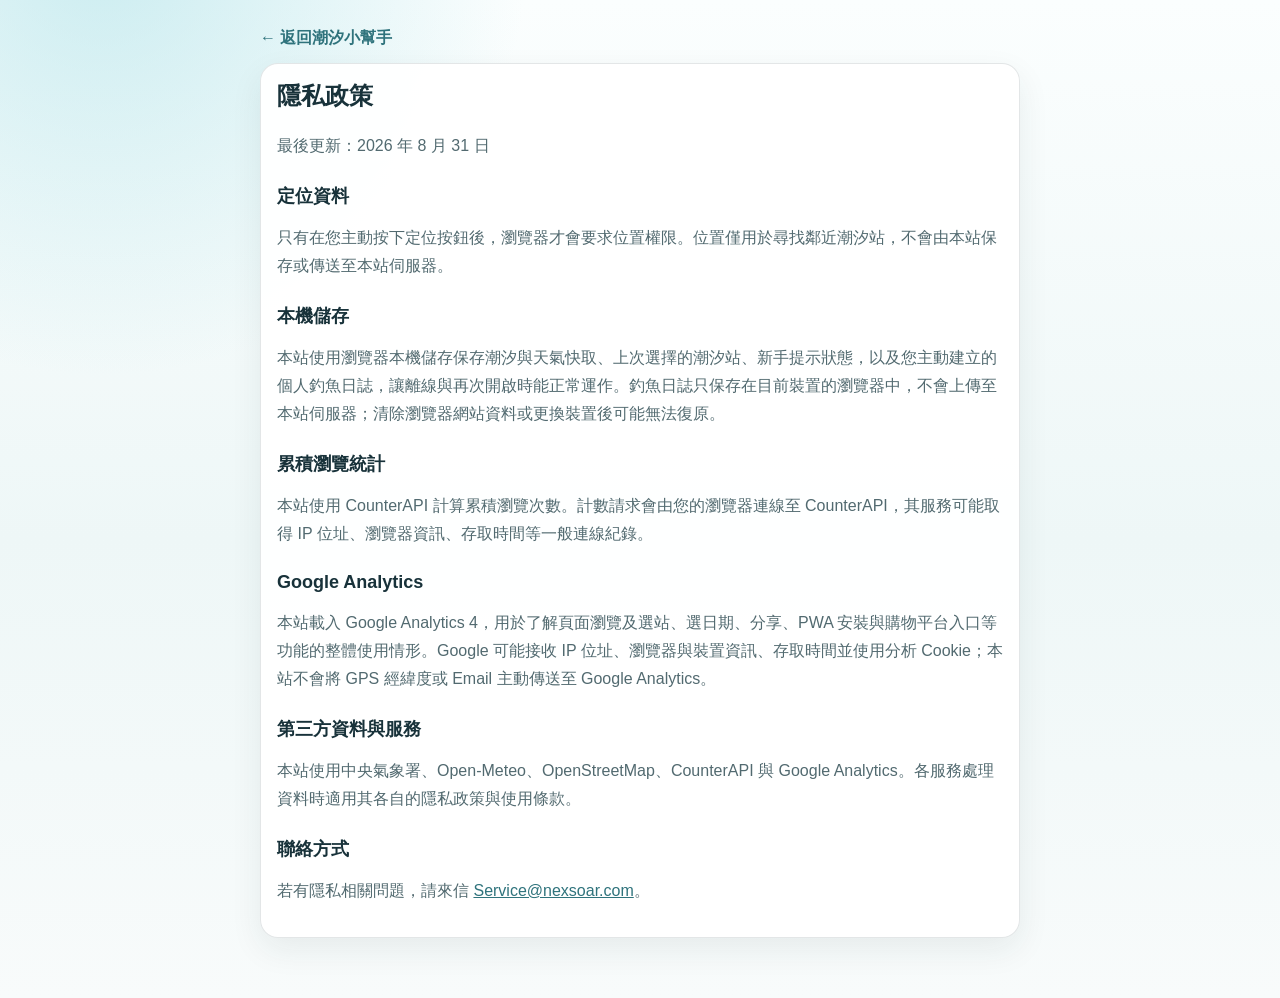
<file: privacy.html>
<!DOCTYPE html>
<html lang="zh-Hant">
<head>
<meta charset="UTF-8">
<meta name="viewport" content="width=device-width, initial-scale=1">
<title>隱私政策｜潮汐小幫手</title>
<meta name="theme-color" content="#A4DEE5">
<link rel="stylesheet" href="css/app.css">
<link rel="stylesheet" href="css/components.css">
<link rel="stylesheet" href="css/mobile.css">
</head>
<body>
<main class="privacy-page">
  <a class="privacy-back" href="./">← 返回潮汐小幫手</a>
  <article class="card privacy-card">
    <h1>隱私政策</h1>
    <p>最後更新：2026 年 8 月 31 日</p>
    <h2>定位資料</h2>
    <p>只有在您主動按下定位按鈕後，瀏覽器才會要求位置權限。位置僅用於尋找鄰近潮汐站，不會由本站保存或傳送至本站伺服器。</p>
    <h2>本機儲存</h2>
    <p>本站使用瀏覽器本機儲存保存潮汐與天氣快取、上次選擇的潮汐站、新手提示狀態，以及您主動建立的個人釣魚日誌，讓離線與再次開啟時能正常運作。釣魚日誌只保存在目前裝置的瀏覽器中，不會上傳至本站伺服器；清除瀏覽器網站資料或更換裝置後可能無法復原。</p>
    <h2>累積瀏覽統計</h2>
    <p>本站使用 CounterAPI 計算累積瀏覽次數。計數請求會由您的瀏覽器連線至 CounterAPI，其服務可能取得 IP 位址、瀏覽器資訊、存取時間等一般連線紀錄。</p>
    <h2>Google Analytics</h2>
    <p>本站載入 Google Analytics 4，用於了解頁面瀏覽及選站、選日期、分享、PWA 安裝與購物平台入口等功能的整體使用情形。Google 可能接收 IP 位址、瀏覽器與裝置資訊、存取時間並使用分析 Cookie；本站不會將 GPS 經緯度或 Email 主動傳送至 Google Analytics。</p>
    <h2>第三方資料與服務</h2>
    <p>本站使用中央氣象署、Open-Meteo、OpenStreetMap、CounterAPI 與 Google Analytics。各服務處理資料時適用其各自的隱私政策與使用條款。</p>
    <h2>聯絡方式</h2>
    <p>若有隱私相關問題，請來信 <a href="mailto:Service@nexsoar.com">Service@nexsoar.com</a>。</p>
  </article>
</main>
<script type="module" src="js/analytics.js"></script>
</body>
</html>
</file>
<file: css/app.css>
:root {
    --bg:#f7fbfb;
    --card:#ffffff;
    --card2:#eef7f7;
    --line:rgba(24,50,58,.14);
    --text:#18323a;
    --muted:#526a70;
    --blue:#2f737c;
    --cyan:#a4dee5;
    --green:#70d8b2;
    --orange:#ffb35c;
    --yellow:#ffd56a;
    --brand:#a4dee5;
    --brand-soft:#e8f7f8;
    --brand-deep:#2f737c;
    --ink:#18323a;
    --sand:#f4eee3;
    --shadow:0 14px 36px rgba(24,50,58,.10);
  }

* { box-sizing:border-box; }

html,body {
    margin:0;
    background:
      radial-gradient(circle at top, rgba(164,222,229,.46), transparent 30%),
      linear-gradient(180deg, #f7fbfb, #edf7f7 55%, #f8fcfc);
    color:var(--text);
    font-family:-apple-system,BlinkMacSystemFont,"Segoe UI","Noto Sans TC","PingFang TC",Arial,sans-serif;
  }

label { display:block; font-size:12px; color:var(--muted); margin-bottom:6px; }

input, select, textarea, button {
    width:100%; border:none; outline:none; border-radius:14px; padding:12px 14px; font-size:15px;
  }

input, select, textarea {
    color:var(--text); background:#fff; border:1px solid var(--line);
  }

textarea { width:100%; resize:vertical; font:inherit; }

button { font-weight:700; cursor:pointer; }

canvas {
    width:100%; height:100%; display:block; border-radius:16px;
    cursor:grab; touch-action:pan-y; user-select:none; -webkit-user-select:none;
    overscroll-behavior-x:contain;
    background:linear-gradient(180deg, #18323a, #10272e);
  }

canvas.is-dragging { cursor:grabbing; }

table { width:100%; border-collapse:collapse; font-size:14px; }

th, td {
    padding:12px 10px; text-align:left; border-bottom:1px solid var(--line); vertical-align:top;
  }

th { color:var(--text); font-size:13px; }

td { color:var(--text); }

tr:hover td { background:rgba(255,255,255,.03); }

details { margin-top:12px; }

pre {
    margin:0; background:#07101d; border:1px solid var(--line); border-radius:16px; padding:14px;
    overflow:auto; max-height:340px; color:#d8e7ff; font-size:12px; line-height:1.5;
  }

:root{
    --surface:#0d1a2b;--surface-2:#13243a;--surface-3:#19304d;
    --accent:#58c7ff;--accent-2:#6ee7d8;--danger:#ff8d8d;
  }

body{padding-bottom:0;background:radial-gradient(circle at 12% -5%,rgba(88,199,255,.19),transparent 28%),linear-gradient(180deg,#06101c 0%,#091522 55%,#07111d 100%)}
</file>
<file: css/components.css>
.panel {
    background:linear-gradient(180deg, rgba(255,255,255,.045), rgba(255,255,255,.02));
    border:1px solid var(--line);
    border-radius:24px;
    box-shadow:var(--shadow);
    backdrop-filter: blur(6px);
  }

.side { padding:14px; position:sticky; top:12px; align-self:start; }

.main { padding:14px; }

.section-title {
    display:flex; align-items:center; justify-content:space-between; gap:10px; margin:0 0 10px;
  }

.section-title h2 { margin:0; font-size:17px; }

.mini { font-size:12px; color:var(--muted); }

.field { margin-bottom:12px; }

input[type="date"]{
    display:block;
    width:100%;
    max-width:100%;
    min-width:0;
    -webkit-appearance:none;
    appearance:none;
  }

.field input, .field select{
    width:100%;
    max-width:100%;
    min-width:0;
  }

.btn-primary {
    color:white; background:linear-gradient(180deg, #43b2ff, #1488ff); box-shadow:0 12px 24px rgba(20,136,255,.24);
  }

.btn-secondary {
    color:var(--text); background:#21324f; border:1px solid var(--line);
  }

.chip {
    border:1px solid var(--line); background:#15243b; color:var(--text); border-radius:999px;
    padding:9px 12px; font-size:13px; width:auto;
  }

.chip.active {
    background:linear-gradient(180deg, rgba(70,178,255,.25), rgba(70,178,255,.12));
    border-color:rgba(118,224,255,.35); color:#dcf5ff;
  }

.status {
    white-space:pre-wrap; margin-top:10px; background:rgba(70,178,255,.08); border:1px solid rgba(70,178,255,.18);
    color:#d9efff; border-radius:14px; padding:12px 14px; font-size:13px; line-height:1.55;
  }

.status.err {
    background:rgba(255,141,141,.08); border-color:rgba(255,141,141,.18); color:#ffd6d6;
  }

.next-tide-card { display:flex; flex-direction:column; gap:10px; }

.next-primary { display:flex; align-items:flex-end; justify-content:space-between; gap:12px; padding-bottom:10px; border-bottom:1px solid var(--line); }

.next-primary-main { min-width:0; }

.next-event-line { display:flex; align-items:baseline; gap:10px; flex-wrap:wrap; }

.next-event-type { font-size:clamp(22px,3vw,29px); font-weight:800; }

.next-event-time { font-size:18px; font-weight:800; color:var(--cyan); }

.next-event-date { margin-top:5px; color:var(--muted); font-size:12px; }

.next-mini { background:rgba(255,255,255,.035); border:1px solid var(--line); border-radius:14px; padding:10px 12px; }

.next-mini-label { color:var(--muted); font-size:12px; margin-bottom:5px; }

.next-mini-value { font-size:20px; font-weight:800; line-height:1.2; }

.next-mini-meta { margin-top:4px; color:var(--muted); font-size:11px; line-height:1.4; }

.card {
    background:linear-gradient(180deg, rgba(255,255,255,.05), rgba(255,255,255,.025));
    border:1px solid var(--line); border-radius:20px; padding:14px;
  }

.k { color:var(--muted); font-size:12px; margin-bottom:8px; }

.v { font-size:clamp(22px, 3vw, 29px); font-weight:800; line-height:1.18; }

.m { margin-top:8px; color:var(--muted); font-size:13px; line-height:1.55; }

.trend { display:flex; align-items:center; gap:10px; }

.trend-dot {
    width:12px; height:12px; border-radius:50%; background:var(--green); box-shadow:0 0 0 6px rgba(112,216,178,.12);
    flex:0 0 auto;
  }

.trend-dot.falling { background:var(--orange); box-shadow:0 0 0 6px rgba(255,179,92,.12); }

.trend-dot.flat { background:var(--cyan); box-shadow:0 0 0 6px rgba(118,224,255,.12); }

.chart-wrap { position:relative; height:320px; }

#map { height:320px; border-radius:16px; overflow:hidden; }

.pill {
    display:inline-flex; align-items:center; gap:8px; background:#15243b; border:1px solid var(--line);
    border-radius:999px; padding:8px 12px; color:var(--text); font-size:13px;
  }

.tag {
    display:inline-block; padding:5px 10px; border-radius:999px; font-size:12px;
    background:rgba(70,178,255,.12); color:#d7f1ff; border:1px solid rgba(118,224,255,.16);
  }

.table-wrap { overflow:auto; border-radius:18px; }

.legend {
    display:flex; gap:12px; flex-wrap:wrap; color:var(--muted); font-size:12px; margin-top:8px;
  }

.legend span { display:inline-flex; align-items:center; gap:6px; }

.line-mark { width:18px; height:3px; border-radius:3px; background:var(--blue); }

.dot-mark { width:9px; height:9px; border-radius:50%; background:var(--orange); }

.footer-note { margin-top:12px; color:var(--muted); font-size:12px; line-height:1.65; }

.golden-zone-mark {
    width:18px; height:10px; border-radius:3px;
    background:rgba(255,213,106,.28); border:1px solid rgba(255,213,106,.85);
  }

.hero-info { margin-bottom:0; }

.hero-info .toolbar-left { width:100%; }

.footer-brand { color:var(--text); font-size:16px; font-weight:800; margin-bottom:12px; }

.footer-contact { margin:10px 0 7px; font-size:13px; }

.footer-contact a { color:#9edcff; text-decoration:none; }

.footer-contact a:hover { text-decoration:underline; }

.shareyouniq-link{
  display:inline-flex;
  align-items:center;
  justify-content:center;
  margin:4px auto 8px;
  padding:10px 16px;
  border:1px solid rgba(47,115,124,.25);
  border-radius:999px;
  color:var(--ink);
  background:var(--brand);
  font-size:13px;
  font-weight:800;
  text-decoration:none;
}

.shareyouniq-link:hover,.shareyouniq-link:focus-visible{background:#8fcfd8;border-color:var(--brand-deep)}

.footer-copy { font-size:12px; }

.footer-links{display:flex;justify-content:center;gap:12px;margin:4px 0 10px;font-size:12px}
.footer-links a{color:var(--brand-deep);font-weight:700;text-decoration:none}
.footer-links a:hover,.footer-links a:focus-visible{text-decoration:underline}
.footer-company{margin:7px 0 3px;color:var(--ink);font-size:12px;font-weight:800}

.weekly-card,.warning-card{margin-top:12px}
.weekly-tides{display:grid;grid-template-columns:repeat(7,minmax(0,1fr));gap:8px}
.weekly-day{display:flex;flex-direction:column;align-items:center;gap:3px;min-width:0;padding:11px 6px;border:1px solid var(--line);border-radius:15px;background:#fff;color:var(--ink)}
.weekly-day span{color:var(--muted);font-size:11px}
.weekly-day strong{font-size:15px}
.weekly-day em{color:var(--brand-deep);font-size:10px;font-style:normal;font-weight:800}
.weekly-day small{font-size:10px;white-space:nowrap}
.weekly-day:hover,.weekly-day:focus-visible{border-color:#76c6d0;background:var(--brand-soft)}
.weekly-day.active{border-color:var(--brand-deep);background:var(--brand);box-shadow:0 5px 14px rgba(47,115,124,.15)}
.weekly-empty{padding:14px;color:var(--muted);text-align:center}

.warning-content{padding:14px 16px;border:1px solid #ddc9a8;border-radius:16px;background:var(--sand);color:#604c28;font-size:13px;line-height:1.65}
.warning-content a{color:#6b501d;font-weight:800}
.warning-item+ .warning-item{margin-top:10px;padding-top:10px;border-top:1px solid rgba(96,76,40,.18)}
.warning-item p{margin:4px 0 0}
.warning-official{display:inline-block;margin-top:10px}

.onboarding-dialog{width:min(92vw,480px);padding:24px;border:1px solid rgba(47,115,124,.25);border-radius:24px;background:#fff;color:var(--ink);box-shadow:0 24px 70px rgba(24,50,58,.25)}
.onboarding-dialog::backdrop{background:rgba(24,50,58,.48);backdrop-filter:blur(4px)}
.onboarding-icon{font-size:34px;text-align:center}
.onboarding-dialog h2{margin:8px 0 18px;text-align:center}
.onboarding-dialog ol{display:grid;gap:12px;margin:0 0 20px;padding:0;list-style:none;counter-reset:onboarding}
.onboarding-dialog li{display:grid;grid-template-columns:32px 92px 1fr;align-items:center;gap:8px;counter-increment:onboarding}
.onboarding-dialog li::before{content:counter(onboarding);display:grid;place-items:center;width:30px;height:30px;border-radius:50%;background:var(--brand);font-weight:900}
.onboarding-dialog li span{color:var(--muted);font-size:13px;line-height:1.45}
.onboarding-close{width:100%}

.privacy-page{width:min(100% - 24px,760px);margin:0 auto;padding:28px 0 60px}
.privacy-back{display:inline-block;margin-bottom:14px;color:var(--brand-deep);font-weight:800;text-decoration:none}
.privacy-card{padding:clamp(20px,5vw,38px)}
.privacy-card h1{margin-top:0}
.privacy-card h2{margin:24px 0 8px;font-size:18px}
.privacy-card p{color:var(--muted);line-height:1.75}
.privacy-card a{color:var(--brand-deep)}

.insight-grid { display:grid; grid-template-columns:1fr 1fr 1.35fr; gap:12px; margin-top:12px; }

.sea-item{background:#15243b;border:1px solid var(--line);border-radius:14px;padding:10px}

.sea-item b{display:block;font-size:18px;margin-top:4px}

.sea-item span{font-size:11px;color:var(--muted)}

.install-row{display:flex;gap:8px;justify-content:center;margin-top:12px}

.install-row button{width:auto}

.data-source-note{font-size:11px;color:var(--muted);margin-top:8px;line-height:1.5}

.offline-banner{display:none;position:sticky;top:0;z-index:9999;margin:0 auto 10px;max-width:1180px;padding:10px 14px;border-radius:14px;background:#7a4c00;color:#fff4cf;border:1px solid rgba(255,213,106,.45);font-size:13px;line-height:1.5;box-shadow:var(--shadow)}

.offline-banner.show{display:block}

.freshness{margin-top:10px;padding-top:10px;border-top:1px solid var(--line);display:flex;gap:8px;align-items:center;flex-wrap:wrap;color:var(--muted);font-size:12px}
.freshness-badge{display:inline-flex;padding:3px 8px;border-radius:999px;font-weight:800;background:var(--brand-soft);border:1px solid rgba(47,115,124,.22);color:var(--brand-deep)}
.freshness.cached .freshness-badge{background:#fff8e8;border-color:#e1c47a;color:#765a13}
.freshness.stale .freshness-badge,.freshness.missing .freshness-badge{background:#fff0ed;border-color:#e6a197;color:#9c3529}

.info-strip{display:grid;grid-template-columns:repeat(2,1fr);gap:10px;margin-top:12px}

.info-tile{background:rgba(255,255,255,.035);border:1px solid var(--line);border-radius:16px;padding:12px}

.info-tile-label{font-size:12px;color:var(--muted);margin-bottom:5px}

.info-tile-value{font-size:18px;font-weight:800}

.info-tile-meta{font-size:11px;color:var(--muted);margin-top:4px}

.safety-box{max-width:900px;margin:14px auto 0;padding:12px 14px;border-radius:14px;background:rgba(255,179,92,.08);border:1px solid rgba(255,179,92,.22);color:#f7d9ad;font-size:12px;line-height:1.7;text-align:left}

.update-toast{display:none;position:fixed;left:50%;bottom:18px;transform:translateX(-50%);z-index:9999;width:min(92vw,520px);padding:12px 14px;border-radius:16px;background:#16314f;border:1px solid rgba(118,224,255,.28);box-shadow:var(--shadow);align-items:center;gap:10px}

.update-toast.show{display:flex}

.update-toast span{flex:1;font-size:13px}

.update-toast button{width:auto;padding:8px 12px}

.app-header{position:sticky;top:0;z-index:800;display:flex;align-items:center;justify-content:space-between;gap:12px;padding:10px 12px;margin:0 -2px 12px;border:1px solid rgba(255,255,255,.08);border-radius:18px;background:rgba(7,16,28,.82);backdrop-filter:blur(18px);box-shadow:0 12px 28px rgba(0,0,0,.22)}

.brand-icon{width:42px;height:42px;border-radius:14px;display:grid;place-items:center;background:linear-gradient(145deg,#2bb8ff,#1778ff);box-shadow:0 10px 20px rgba(23,120,255,.28);font-size:22px}

.brand-title{font-weight:900;font-size:17px;line-height:1.1}

.brand-sub{font-size:11px;color:var(--muted);margin-top:4px}

.hero{padding:4px 2px 12px}

.hero-info{margin:0!important}

.hero-info .toolbar-left{display:grid;grid-template-columns:1.4fr 1fr 1fr;width:100%;gap:9px}

.hero-info .pill{justify-content:flex-start;min-height:44px;background:linear-gradient(180deg,rgba(255,255,255,.055),rgba(255,255,255,.025));border-radius:15px;font-weight:700}

.location-trigger{
  width:100%;
  color:var(--text);
  text-align:left;
  cursor:pointer;
}

.location-trigger:hover,
.location-trigger:focus-visible{
  border-color:rgba(118,224,255,.38);
  background:linear-gradient(180deg,rgba(70,178,255,.14),rgba(255,255,255,.025));
}

.location-picker{
  width:min(92vw,560px);
  max-height:min(80vh,680px);
  margin:auto;
  padding:16px;
  color:var(--text);
  background:#101d31;
  border:1px solid rgba(118,224,255,.24);
  border-radius:22px;
  box-shadow:0 24px 70px rgba(0,0,0,.55);
}

.location-picker::backdrop{
  background:rgba(2,8,16,.72);
  backdrop-filter:blur(5px);
}

.location-picker-head{
  display:flex;
  justify-content:space-between;
  align-items:center;
  gap:12px;
  margin-bottom:12px;
}

.location-picker-head h2{margin:0;font-size:20px}

.location-picker-close{
  width:42px;
  height:42px;
  flex:0 0 42px;
  padding:0;
  color:var(--text);
  background:#21324f;
  border:1px solid var(--line);
  font-size:25px;
}

.location-picker input{
  width:100%;
  margin-bottom:10px;
  font-size:16px;
}

.location-picker-list{
  max-height:48vh;
  overflow-y:auto;
  overscroll-behavior:contain;
}

.location-group{
  display:grid;
  gap:7px;
}

.location-group + .location-group{
  margin-top:16px;
  padding-top:14px;
  border-top:1px solid var(--line);
}

.location-group h3{
  margin:0 0 2px;
  color:var(--muted);
  font-size:12px;
}

.location-option-row{
  display:grid;
  grid-template-columns:minmax(0,1fr) 44px;
  gap:7px;
}

.location-option{
  display:grid;
  grid-template-columns:auto minmax(0,1fr) auto;
  align-items:center;
  gap:9px;
  padding:11px 12px;
  color:var(--text);
  background:#15243b;
  border:1px solid var(--line);
  text-align:left;
  box-shadow:none;
}

.location-favorite{
  width:44px;
  padding:0;
  color:var(--muted);
  background:#15243b;
  border:1px solid var(--line);
  box-shadow:none;
  font-size:20px;
}

.location-favorite.active{
  color:var(--yellow);
  background:rgba(255,213,106,.10);
  border-color:rgba(255,213,106,.42);
}

.location-option strong{
  overflow:hidden;
  text-overflow:ellipsis;
  white-space:nowrap;
}

.location-option small{color:var(--cyan)}

.location-option:hover,
.location-option:focus-visible{
  border-color:rgba(118,224,255,.38);
  background:#1b3150;
}

.location-option.active{
  border-color:rgba(255,213,106,.48);
  background:rgba(255,213,106,.10);
}

.location-picker-empty{
  padding:22px 12px;
  color:var(--muted);
  text-align:center;
}

.favorite-switch{margin:0 0 12px;padding:12px;border:1px solid var(--line);border-radius:18px;background:rgba(255,255,255,.78);box-shadow:0 8px 24px rgba(24,50,58,.07)}
.favorite-switch-head{display:flex;align-items:center;justify-content:space-between;gap:10px;margin-bottom:9px}
.favorite-switch-head strong{font-size:14px;color:var(--ink)}
.favorite-switch-head span{font-size:11px;color:var(--muted)}
.favorite-switch-controls{display:grid;grid-template-columns:minmax(0,1fr) auto;gap:8px}
.favorite-switch-controls select{padding:9px 12px;font-size:14px}
.favorite-switch-controls button{width:auto;padding:9px 13px;color:var(--ink);background:var(--brand);border:1px solid #8dcfd8}
.favorite-switch-track{display:flex;gap:7px;margin-top:9px;padding-bottom:2px;overflow-x:auto;scroll-snap-type:x proximity;overscroll-behavior-x:contain}
.favorite-chip{flex:0 0 auto;width:auto;padding:8px 12px;border:1px solid var(--line);border-radius:999px;background:#fff;color:var(--ink);scroll-snap-align:start;box-shadow:none}
.favorite-chip.active{background:var(--brand);border-color:var(--brand-deep)}
.favorite-switch-empty{padding:4px 2px;color:var(--muted);font-size:12px}

.chart-controls{display:flex;gap:5px;align-items:center}
.chart-controls button{width:auto;min-width:34px;padding:7px 9px;border:1px solid var(--line);border-radius:10px;background:var(--brand-soft);color:var(--ink);font-size:12px;box-shadow:none}
.chart-controls button:first-child,.chart-controls button:last-child{font-size:18px;line-height:1}

.suitability-card{grid-column:1/-1;background:linear-gradient(135deg,#fff,var(--brand-soft))!important}
.suitability-main{display:flex;align-items:center;justify-content:space-between;gap:12px}
.suitability-main h2{margin:0;color:var(--ink);font-size:21px}
.suitability-badge{flex:0 0 auto;padding:9px 15px;border-radius:999px;font-size:16px;font-weight:900}
.suitability-badge.good{color:#176044;background:#dff7eb;border:1px solid #7acda9}
.suitability-badge.caution{color:#765a13;background:#fff4ce;border:1px solid #e2c65f}
.suitability-badge.danger{color:#982f28;background:#ffe4df;border:1px solid #e69a91}
.suitability-badge.pending{color:var(--muted);background:#eef3f3;border:1px solid var(--line)}
.suitability-reasons{display:flex;flex-wrap:wrap;gap:7px;margin-top:12px}
.suitability-reasons .reason{padding:7px 10px;border-radius:11px;background:#fff;border:1px solid var(--line);color:var(--ink);font-size:12px;font-weight:750}
.suitability-reasons .severity-1{border-color:#e2c65f;background:#fff9e7}
.suitability-reasons .severity-2{border-color:#e69a91;background:#fff0ed}
.suitability-warning{margin-top:11px;padding-top:10px;border-top:1px solid var(--line);color:var(--muted);font-size:11px;line-height:1.55}

.settings-details{overflow:hidden;border:1px solid var(--line);border-radius:22px;background:linear-gradient(180deg,rgba(255,255,255,.04),rgba(255,255,255,.02));box-shadow:var(--shadow)}

.settings-details>summary{cursor:pointer;list-style:none;padding:15px 16px;font-weight:850;display:flex;align-items:center;justify-content:space-between}

.settings-details>summary::-webkit-details-marker{display:none}

.settings-details>summary:after{content:'展開';font-size:12px;color:var(--muted);font-weight:600}

.settings-details[open]>summary:after{content:'收合'}

.settings-body{padding:0 14px 14px}

.card{border-radius:22px;padding:16px;background:linear-gradient(180deg,rgba(255,255,255,.055),rgba(255,255,255,.025));box-shadow:0 14px 32px rgba(0,0,0,.20)}

.chart-card{padding:14px}

.chart-wrap{height:390px}

.chart-card .section-title h2{font-size:20px}

.chart-card .section-title:after{content:'滑動查看潮高';font-size:12px;color:var(--muted)}

.date-navigator{
  min-width:0;
  margin:0 0 12px;
  padding:10px;
  border:1px solid var(--line);
  border-radius:18px;
  background:rgba(7,16,28,.38);
}

.data-status{
  display:flex;
  align-items:center;
  gap:8px;
  margin:0 0 10px;
  padding:9px 11px;
  border:1px solid rgba(118,224,255,.22);
  border-radius:13px;
  color:#d9efff;
  background:rgba(70,178,255,.08);
  font-size:12px;
}

.data-status[hidden]{display:none}

.data-status.loading::before{
  content:'';
  width:12px;
  height:12px;
  flex:0 0 12px;
  border:2px solid rgba(118,224,255,.28);
  border-top-color:var(--cyan);
  border-radius:50%;
  animation:data-status-spin .8s linear infinite;
}

.data-status.cached{
  color:#ffe8aa;
  background:rgba(255,213,106,.09);
  border-color:rgba(255,213,106,.25);
}

.data-status.cached::before{content:'↻';font-weight:900}

.data-status.error{
  color:#ffd6d6;
  background:rgba(255,141,141,.09);
  border-color:rgba(255,141,141,.25);
}

.data-status.error::before{content:'!';font-weight:900}

.data-loading .chart-wrap{opacity:.62}

@keyframes data-status-spin{to{transform:rotate(360deg)}}

.date-stepper{
  display:grid;
  grid-template-columns:minmax(92px,1fr) minmax(0,1.4fr) minmax(92px,1fr);
  gap:8px;
  align-items:stretch;
  min-width:0;
}

.date-step-button,
.date-calendar-control,
.date-chip{
  border:1px solid var(--line);
  color:var(--text);
  background:#15243b;
  box-shadow:none;
}

.date-step-button{
  display:flex;
  align-items:center;
  justify-content:center;
  gap:8px;
  padding:10px 12px;
  font-size:14px;
}

.date-calendar-control{
  display:flex;
  flex-direction:column;
  align-items:center;
  justify-content:center;
  gap:3px;
  padding:6px 10px;
  border-radius:14px;
  background:linear-gradient(180deg,rgba(70,178,255,.22),rgba(70,178,255,.10));
  border-color:rgba(118,224,255,.28);
  cursor:pointer;
  min-width:0;
  overflow:hidden;
}

.date-calendar-control span{
  color:var(--cyan);
  font-size:11px;
}

.date-calendar-control input{
  width:100%;
  min-width:0;
  padding:2px 4px;
  color:var(--text);
  background:transparent;
  border:0;
  border-radius:0;
  font-size:16px;
  font-weight:800;
  text-align:center;
  cursor:pointer;
}

.date-step-button:disabled,
.date-calendar-control:has(input:disabled){
  opacity:.48;
  cursor:default;
}

.date-today-shortcut{
  width:auto;
  margin:8px auto 0;
  padding:6px 12px;
  display:block;
  color:var(--cyan);
  background:transparent;
  border:1px solid rgba(118,224,255,.24);
  border-radius:999px;
  box-shadow:none;
  font-size:12px;
}

.date-today-shortcut[hidden]{display:none}

.date-quick-list{
  display:grid;
  grid-template-columns:repeat(7,minmax(72px,1fr));
  gap:7px;
  margin-top:9px;
  overflow-x:auto;
  scrollbar-width:none;
}

.date-quick-list::-webkit-scrollbar{display:none}

.date-chip{
  min-width:72px;
  padding:8px 6px;
  border-radius:13px;
  display:flex;
  flex-direction:column;
  align-items:center;
  gap:3px;
  font-size:11px;
  color:var(--muted);
}

.date-chip strong{
  color:var(--text);
  font-size:13px;
}

.date-chip.active{
  color:#fff4c7;
  background:linear-gradient(180deg,rgba(255,213,106,.22),rgba(255,179,92,.10));
  border-color:rgba(255,213,106,.55);
}

.date-chip.active strong{color:#fff4c7}

.wind-card,.next-tide-card{margin:0!important}

.risk-badge{display:inline-flex;align-items:center;gap:7px;padding:7px 10px;border-radius:999px;font-size:12px;font-weight:850;background:rgba(112,216,178,.12);border:1px solid rgba(112,216,178,.25);color:#bff7e2}

.risk-badge.caution{background:rgba(255,213,106,.12);border-color:rgba(255,213,106,.30);color:#ffe59a}

.risk-badge.danger{background:rgba(255,141,141,.12);border-color:rgba(255,141,141,.28);color:#ffc3c3}

.sea-item{min-height:76px;display:flex;flex-direction:column;justify-content:center;background:rgba(255,255,255,.038);border-radius:15px}

.sea-item b{font-size:18px}

.astro-tile{padding:11px;border-radius:15px;background:rgba(255,255,255,.035);border:1px solid var(--line)}

.astro-label{font-size:11px;color:var(--muted)}

.astro-value{margin-top:5px;font-size:16px;font-weight:850}

.astro-meta{font-size:10px;color:var(--muted);margin-top:4px}

.map-card{margin-top:12px!important}

#map{height:390px}

/* NEXSOAR Marine visual system */
body{
  color:var(--ink);
  background:radial-gradient(circle at 8% -5%,rgba(164,222,229,.55),transparent 27%),linear-gradient(180deg,#fbfefe 0%,#eef7f7 54%,#f8fbfb 100%);
}

button{transition:transform .18s ease,background-color .18s ease,border-color .18s ease,box-shadow .18s ease}
button:active{transform:scale(.97)}
button:focus-visible,input:focus-visible,select:focus-visible,summary:focus-visible{outline:3px solid rgba(164,222,229,.65);outline-offset:2px}

.app-header{
  border-color:rgba(24,50,58,.12);
  background:rgba(255,255,255,.90);
  box-shadow:0 10px 28px rgba(24,50,58,.10);
}

.brand-icon{
  color:var(--ink);
  background:var(--brand);
  box-shadow:0 9px 20px rgba(47,115,124,.18);
}

.brand-title,.section-title h2,.condition-title,.location-picker-head h2{font-family:"Noto Serif TC","Songti TC",serif;color:var(--ink)}
.brand-sub{color:var(--muted)}

.btn-primary{
  color:var(--ink);
  background:var(--brand);
  border:1px solid #8dcfd8;
  box-shadow:0 9px 20px rgba(47,115,124,.14);
}
.btn-primary:hover,.btn-primary:focus-visible{background:#8fcfd8;border-color:var(--brand-deep)}
.btn-secondary{color:var(--ink);background:#fff;border:1px solid var(--line)}
.btn-secondary:hover,.btn-secondary:focus-visible{background:var(--brand-soft);border-color:rgba(47,115,124,.38)}

.hero-info .pill{
  color:var(--ink);
  background:rgba(255,255,255,.82);
  border-color:rgba(24,50,58,.12);
  box-shadow:0 7px 20px rgba(24,50,58,.06);
}
.hero-info .pill:not(.location-trigger){background:var(--brand-soft)}
.location-trigger{font-size:15px;font-weight:850}
.location-trigger:hover,.location-trigger:focus-visible{background:var(--brand);border-color:#8dcfd8}

.card{
  border:1px solid rgba(24,50,58,.12);
  border-radius:18px;
  background:rgba(255,255,255,.94);
  box-shadow:0 12px 32px rgba(24,50,58,.075);
}

.chart-card{border-top:5px solid var(--brand)}
.chart-card .section-title:after{color:var(--brand-deep)}
.date-navigator{border-color:rgba(47,115,124,.16);background:var(--brand-soft)}
.date-step-button,.date-calendar-control,.date-chip{color:var(--ink);background:#fff;border-color:rgba(24,50,58,.14)}
.date-step-button:hover:not(:disabled){background:var(--brand);border-color:#8dcfd8}
.date-calendar-control{background:#fff;border-color:rgba(47,115,124,.28)}
.date-calendar-control span{color:var(--brand-deep);font-weight:750}
.date-calendar-control input{color:var(--ink)}
.date-today-shortcut{color:var(--brand-deep);border-color:rgba(47,115,124,.30)}
.date-today-shortcut:hover{background:var(--brand);color:var(--ink)}
.date-chip{color:var(--muted)}
.date-chip strong{color:var(--ink)}
.date-chip:hover{background:#f7fbfb;border-color:rgba(47,115,124,.32)}
.date-chip.active,.date-chip.active:hover{color:var(--ink);background:var(--brand);border-color:#76c6d0;box-shadow:0 7px 15px rgba(47,115,124,.14)}
.date-chip.active strong{color:var(--ink)}

.data-status{color:var(--ink);background:var(--brand-soft);border-color:rgba(47,115,124,.22)}
.data-status.loading::before{border-color:rgba(47,115,124,.20);border-top-color:var(--brand-deep)}
.data-status.error{color:#842d2d;background:#fff0f0;border-color:#e7b4b4}

.next-tide-card{background:linear-gradient(145deg,var(--brand-soft),#fff 56%);border-color:rgba(47,115,124,.20)}
.next-event-time{color:var(--brand-deep);font-size:clamp(24px,3.2vw,32px)}
.next-event-type{color:var(--ink)}
.next-mini{background:#fff;border-color:rgba(24,50,58,.12)}
.next-mini:first-child{border-top:3px solid var(--brand)}
.next-mini:last-child{border-top:3px solid var(--brand-deep)}

.sea-item{background:var(--brand-soft);border-color:rgba(47,115,124,.12)}
.sea-item b{color:var(--ink);font-variant-numeric:tabular-nums}
.astro-tile{background:#fbfefe;border-color:rgba(24,50,58,.10)}
.risk-badge{color:#23604f;background:#e6f7ef;border-color:#adddcc}
.risk-badge.caution{color:#76560d;background:#fff8df;border-color:#ead58a}
.risk-badge.danger{color:#8c3030;background:#fff0f0;border-color:#e8b5b5}

.location-picker{color:var(--ink);background:#fff;border-color:rgba(47,115,124,.24);box-shadow:0 24px 70px rgba(24,50,58,.25)}
.location-picker::backdrop{background:rgba(24,50,58,.42)}
.location-picker-close,.location-option,.location-favorite{color:var(--ink);background:#fff;border-color:var(--line)}
.location-option:hover,.location-option:focus-visible{background:var(--brand-soft);border-color:rgba(47,115,124,.38)}
.location-option.active{color:var(--ink);background:var(--brand);border-color:#76c6d0}
.location-option small{color:var(--brand-deep)}
.location-favorite.active{color:#9b7f50;background:var(--sand);border-color:#d8c39f}

.settings-details{background:#fff;border-color:rgba(24,50,58,.12);box-shadow:0 10px 28px rgba(24,50,58,.07)}
.status{color:var(--ink);background:var(--brand-soft);border-color:rgba(47,115,124,.18)}
.safety-box{color:#604c28;background:var(--sand);border-color:#ddc9a8}
.footer-contact a{color:var(--brand-deep)}
.footer-brand{color:var(--ink)}
.footer-stat{background:rgba(255,255,255,.72);border-color:var(--line)}
.update-toast{color:var(--ink);background:#fff;border-color:rgba(47,115,124,.25);box-shadow:var(--shadow)}

/* Keep every primary section aligned with the full-width hero banner. */
.main{padding:0}

#map{border:1px solid rgba(24,50,58,.12)}

.radar-toggle{width:auto;padding:8px 12px;border:1px solid var(--line);border-radius:999px;background:#fff;color:var(--ink);box-shadow:none;font-size:12px}
.radar-toggle.is-active{border-color:#2f737c;background:var(--brand);color:#10272e}
.radar-toggle.has-error{border-color:#dc6b6b;color:#a33}
.radar-meta{display:flex;align-items:center;justify-content:space-between;gap:12px;margin:9px 2px 0;color:var(--muted);font-size:11px}
.radar-meta .is-error{color:#b24545}
.radar-scale{display:inline-flex;align-items:center;gap:5px;white-space:nowrap}
.radar-scale i{display:block;width:60px;height:8px;border-radius:999px;background:linear-gradient(90deg,#29a9ff,#1fd06c,#ffe145,#ff8a1f,#e52b2b)}
.radar-scale b{display:none}

.share-note{font-size:11px;color:var(--muted);margin-top:8px}
.current-dot{background:#76e0ff}
.condition-title{margin:0;font-size:20px}
.locate-button{margin-top:10px}
.install-button{display:none}

.marine-trend-card{margin-top:12px}
.marine-trend-axes{display:flex;justify-content:space-between;gap:12px;margin:2px 4px 8px;color:var(--muted);font-size:11px}
.marine-trend-wrap{position:relative;height:320px;border-radius:16px;overflow:hidden;background:linear-gradient(180deg,#18323a,#10272e)}
.marine-trend-wrap canvas{border-radius:16px}
.marine-trend-empty{position:absolute;inset:0;display:grid;place-items:center;padding:20px;color:#c7dde1;text-align:center}
.marine-trend-empty[hidden],.marine-trend-wrap canvas[hidden]{display:none}
.marine-trend-legend{margin-top:10px}
.trend-mark{display:inline-block;width:18px;height:3px;margin-right:5px;border-radius:999px;vertical-align:middle;background:var(--brand)}
.trend-mark.gust{background:var(--orange)}
.trend-mark.wave{background:var(--green)}

.pro-marine-card{margin-top:12px;padding:0;overflow:hidden}
.pro-marine-card summary{display:flex;align-items:center;justify-content:space-between;gap:16px;padding:18px 20px;cursor:pointer;list-style:none}
.pro-marine-card summary::-webkit-details-marker{display:none}
.pro-marine-card summary strong{display:block;margin-top:3px;color:var(--ink);font-size:20px}
.pro-summary-hint{color:var(--muted);font-size:12px;white-space:nowrap}
.pro-summary-hint b{display:inline-block;margin-left:5px;transition:transform .2s ease}
.pro-marine-card[open] .pro-summary-hint b{transform:rotate(180deg)}
.pro-marine-body{padding:0 20px 20px;border-top:1px solid var(--line)}
.pro-marine-dates{display:flex;gap:7px;padding:14px 0 10px;overflow-x:auto;scrollbar-width:thin}
.pro-date{flex:0 0 auto;width:auto;min-width:70px;padding:8px 11px;border:1px solid var(--line);border-radius:12px;background:#fff;color:var(--muted);font-size:12px}
.pro-date.is-active{border-color:#58b6c2;background:var(--brand);color:#10272e;font-weight:900}
.pro-table-scroll{overflow-x:auto;border:1px solid rgba(24,50,58,.15);border-radius:15px;overscroll-behavior-x:contain;-webkit-overflow-scrolling:touch}
.pro-marine-table{width:max-content;min-width:100%;border-collapse:separate;border-spacing:0;background:#fff;font-variant-numeric:tabular-nums}
.pro-marine-table th,.pro-marine-table td{min-width:82px;padding:10px 8px;border-right:1px solid rgba(24,50,58,.09);border-bottom:1px solid rgba(24,50,58,.09);text-align:center}
.pro-marine-table thead th{position:sticky;top:0;z-index:2;background:#17323a;color:#fff;font-size:12px}
.pro-marine-table th:first-child{position:sticky;left:0;z-index:3;min-width:112px;text-align:left}
.pro-marine-table tbody th{background:#f3fafb;color:var(--ink);font-size:12px;white-space:nowrap}
.pro-marine-table tbody th span{margin-right:6px}
.pro-marine-table td{color:var(--ink)}
.pro-marine-table td strong{display:block;font-size:14px}
.pro-marine-table td small{display:block;margin-top:2px;color:inherit;font-size:9px;opacity:.76}
.pro-marine-table tr:last-child th,.pro-marine-table tr:last-child td{border-bottom:0}
.pro-marine-table tr th:last-child,.pro-marine-table tr td:last-child{border-right:0}
.direction-arrow{display:block;width:max-content;margin:0 auto 2px;color:#176874;font-size:21px;font-weight:900;line-height:1;transform:rotate(var(--direction))}
.pro-na{color:#8ca1a5}
.pro-marine-table td.level-1,.pro-color-key i.level-1{background:#e7f8f1}
.pro-marine-table td.level-2,.pro-color-key i.level-2{background:#fff4bd}
.pro-marine-table td.level-3,.pro-color-key i.level-3{background:#ffd29a}
.pro-marine-table td.level-4,.pro-color-key i.level-4{background:#ffb5ad}
.pro-color-key{display:flex;flex-wrap:wrap;gap:12px;margin:10px 2px;color:var(--muted);font-size:10px}
.pro-color-key span{display:inline-flex;align-items:center;gap:4px}
.pro-color-key i{width:12px;height:12px;border:1px solid rgba(24,50,58,.1);border-radius:4px}
.pro-marine-empty{display:grid;min-height:120px;place-items:center;color:var(--muted);text-align:center}


/* Structured company footer */
.product-footer{
  width:min(calc(100% - 28px),1152px);
  margin:18px auto 0;
  padding:22px 24px 24px;
  text-align:left;
  border:1px solid rgba(24,50,58,.12);
  border-radius:22px 22px 0 0;
  background:rgba(255,255,255,.88);
  box-shadow:0 -8px 32px rgba(24,50,58,.06);
}
.footer-main{display:grid;grid-template-columns:minmax(240px,.75fr) minmax(420px,1.25fr);gap:24px;align-items:center}
.footer-identity{display:flex;align-items:center;gap:12px;min-width:0}
.footer-logo{display:grid;place-items:center;flex:0 0 48px;width:48px;height:48px;border-radius:16px;background:var(--brand);box-shadow:0 8px 18px rgba(47,115,124,.16);font-size:23px}
.footer-brand{margin:0;color:var(--ink);font-family:"Noto Serif TC","Songti TC",serif;font-size:19px;font-weight:900}
.footer-tagline{margin-top:4px;color:var(--muted);font-size:12px;line-height:1.45}
.footer-destinations{display:grid;grid-template-columns:1fr 1fr;gap:10px}
.footer-destination,.shareyouniq-link.footer-destination{
  display:grid;
  grid-template-columns:36px minmax(0,1fr) auto;
  align-items:center;
  gap:9px;
  width:100%;
  margin:0;
  padding:11px 12px;
  border:1px solid rgba(47,115,124,.18);
  border-radius:16px;
  color:var(--ink);
  background:#fff;
  text-align:left;
  text-decoration:none;
  box-shadow:none;
}
.footer-destination:hover,.footer-destination:focus-visible,.shareyouniq-link.footer-destination:hover,.shareyouniq-link.footer-destination:focus-visible{transform:translateY(-2px);background:var(--brand-soft);border-color:#76c6d0}
.footer-destination-icon{display:grid;place-items:center;width:36px;height:36px;border-radius:12px;background:var(--brand-soft);font-size:17px}
.footer-destination strong{display:block;font-size:13px}
.footer-destination small{display:block;margin-top:3px;color:var(--muted);font-size:10px;font-weight:600}
.footer-destination b{color:var(--brand-deep);font-size:15px}
.footer-stats{display:grid;grid-template-columns:repeat(3,1fr);max-width:none;margin:18px 0 0;border:1px solid var(--line);border-radius:16px;overflow:hidden;background:#fbfefe}
.footer-stat{min-width:0;padding:11px 14px;border:0;border-right:1px solid var(--line);border-radius:0;background:transparent!important}
.footer-stat:last-child{border-right:0}
.footer-stat-label{margin:0 0 3px;font-size:10px}
.footer-stat-value{font-size:14px}
.product-footer .safety-box{max-width:none;margin:12px 0 0;padding:10px 12px;border-radius:13px;font-size:11px}
.footer-bottom{display:flex;justify-content:space-between;align-items:flex-end;gap:18px;margin-top:15px;padding-top:14px;border-top:1px solid var(--line)}
.footer-company{margin:0 0 3px;font-size:12px}
.footer-copy{color:var(--muted);font-size:11px}
.footer-links{justify-content:flex-end;gap:6px;margin:0}
.footer-links a{display:inline-flex;padding:7px 10px;border-radius:10px;color:var(--muted);font-size:11px}
.footer-links a:hover,.footer-links a:focus-visible{color:var(--ink);background:var(--brand-soft);text-decoration:none}
.product-footer .install-row{margin-top:10px}
</file>
<file: css/mobile.css>
@media (max-width:980px) { .shell { grid-template-columns:1fr; } }

@media (max-width:980px) { .side { position:static; } }

@media (max-width:700px) { .top-cards { grid-template-columns:1fr; } }

@media (max-width:420px) { .next-mini-grid { grid-template-columns:1fr; } }

@media (max-width:980px) { .content-grid { grid-template-columns:1fr; } }

@media (max-width:560px) { .chart-wrap { height:270px; } }

@media (max-width:560px) { #map { height:280px; } }
@media (max-width:560px) { .radar-meta{align-items:flex-start;flex-direction:column;gap:6px}.radar-toggle{padding:7px 10px} }

@media (max-width:980px) {
    .shell {
      display:flex;
      flex-direction:column;
      gap:12px;
    }
    .main, .content-grid, .insight-grid, .top-cards {
      display:contents;
    }
    .chart-card { order:1; }
    .next-tide-card { order:2; }
    .wind-card { order:3; }
    .map-card { order:4; }
    .side {
      order:5;
      position:static;
      width:100%;
      max-width:100%;
      min-width:0;
      overflow:hidden;
      align-self:stretch;
    }
    .side .section-title,
    .side .field,
    .side .btn-row,
    .side .chip-row,
    .side .status {
      width:100%;
      max-width:100%;
      min-width:0;
    }
    .side input,
    .side select,
    .side button {
      max-width:100%;
      min-width:0;
    }
    .side .section-title {
      align-items:flex-start;
      flex-wrap:wrap;
    }
    .side .section-title .mini { overflow-wrap:anywhere; }
    .main > details { order:6; }
  }

@media (max-width:560px) {
    .app { padding-left:10px; padding-right:10px; }
    .side { padding:12px; border-radius:20px; }
    .side .btn-row { grid-template-columns:1fr; }
    .side .chip-row { display:grid; grid-template-columns:1fr 1fr; gap:8px; }
    .side .chip { width:100%; padding-left:8px; padding-right:8px; }
    .side input,
    .side select,
    .side button { font-size:16px; }
  }

@media (max-width:560px) {
    .hero-info .toolbar-left { display:grid; grid-template-columns:1fr 1fr; width:100%; }
    .hero-info .pill:first-child { grid-column:1 / -1; }
    .hero-info .pill { justify-content:center; min-width:0; }
  }

@media (max-width:560px) {
    .product-footer { padding:18px 8px 22px; }
    .footer-stats { display:grid; grid-template-columns:1fr 1fr; gap:8px; }
    .footer-stat { min-width:0; padding:10px 8px; }
    .footer-stat:last-child { grid-column:1 / -1; }
  }

@media (max-width:900px){ .insight-grid{grid-template-columns:1fr;} }

@media(max-width:560px){.info-strip{grid-template-columns:1fr 1fr}.offline-banner{margin-left:10px;margin-right:10px}}

@media(max-width:980px){.main{display:block!important}}

@media(max-width:900px){.dashboard-grid{grid-template-columns:1fr}.sea-grid{grid-template-columns:repeat(2,1fr)}.chart-wrap{height:330px}.hero-info .toolbar-left{grid-template-columns:1fr 1fr}.hero-info .pill:first-child{grid-column:1/-1}}

@media(max-width:560px){.app{padding:8px 10px 26px}.app-header{top:4px;padding:9px}.brand-icon{width:38px;height:38px}.brand-sub{display:none}.header-actions .text-label{display:none}.header-actions button{padding:9px 10px}.hero-info .toolbar-left{grid-template-columns:1fr 1fr}.hero-info .pill{padding:9px 10px;font-size:12px}.chart-card{order:auto;padding:12px 10px}.chart-wrap{height:300px;min-width:0;overflow:hidden}.chart-wrap canvas{max-width:100%;touch-action:pan-y}.chart-card .section-title:after{display:none}.chart-card .legend{gap:8px;font-size:11px}.chart-card .footer-note{font-size:11px}.dashboard-grid{display:flex;flex-direction:column}.next-tide-card{order:1}.wind-card{order:2}.sea-grid{grid-template-columns:repeat(2,1fr)}.astro-grid{grid-template-columns:repeat(2,1fr)}.map-card #map{height:320px}.product-footer{padding-bottom:22px}}

@media(max-width:560px){
  .favorite-switch{padding:10px;margin-bottom:10px}
  .favorite-switch-head{align-items:flex-start;flex-direction:column;gap:2px}
  .favorite-switch-controls{grid-template-columns:minmax(0,1fr) auto}
  .favorite-switch-controls button{padding-left:10px;padding-right:10px}
  .suitability-main{align-items:flex-start}
  .suitability-badge{font-size:14px;padding:8px 12px}
  .suitability-reasons{display:grid;grid-template-columns:1fr 1fr}
  .suitability-reasons .reason{padding:7px 8px;font-size:11px}
  .chart-controls button{min-width:31px;padding:6px 7px}
  .location-picker{
    width:calc(100vw - 20px);
    max-height:calc(100dvh - 24px);
    padding:14px 12px;
    border-radius:20px;
  }
  .location-picker-list{max-height:58dvh}
  .location-option{min-height:46px}
  .date-navigator{width:100%;max-width:100%;margin-left:0;margin-right:0;padding:8px;border-radius:16px;overflow:hidden}
  .date-stepper{grid-template-columns:40px minmax(0,1fr) 40px;gap:6px;width:100%;max-width:100%;min-width:0}
  .date-step-button{padding:9px 6px;font-size:23px}
  .date-step-button span{display:none}
  .date-calendar-control{min-width:0;max-width:100%;padding:5px 6px;overflow:hidden}
  .date-calendar-control input{display:block;width:100%;min-width:0;max-width:100%;font-size:14px}
  .date-quick-list{
    display:flex;
    gap:6px;
    width:100%;
    max-width:100%;
    min-width:0;
    margin-left:0;
    margin-right:0;
    padding:0 0 2px;
    overflow-x:auto;
    overscroll-behavior-x:contain;
    scroll-snap-type:x proximity;
  }
  .date-chip{flex:0 0 68px;min-width:68px;scroll-snap-align:start}
  .weekly-card,.warning-card{padding:14px 10px}
  .weekly-tides{display:flex;overflow-x:auto;gap:7px;padding-bottom:3px;scroll-snap-type:x proximity}
  .weekly-day{flex:0 0 78px;scroll-snap-align:start}
  .onboarding-dialog{padding:20px 16px}
  .onboarding-dialog li{grid-template-columns:30px 76px 1fr;gap:6px}
  .marine-trend-card{padding:14px 10px}
  .marine-trend-wrap{height:275px}
  .marine-trend-axes{font-size:10px}
  .pro-marine-card summary{padding:15px 12px}
  .pro-marine-card summary strong{font-size:17px}
  .pro-marine-body{padding:0 10px 14px}
  .pro-marine-table th,.pro-marine-table td{min-width:70px;padding:9px 6px}
  .pro-marine-table th:first-child{min-width:104px}
}

@media(max-width:760px){
  .product-footer{width:calc(100% - 20px);padding:18px 14px 22px;border-radius:20px 20px 0 0}
  .footer-main{grid-template-columns:1fr;gap:16px}
  .footer-destinations{grid-template-columns:1fr 1fr}
  .footer-bottom{align-items:center}
}

@media(max-width:520px){
  .footer-identity{justify-content:flex-start}
  .footer-destinations{grid-template-columns:1fr}
  .footer-stats{grid-template-columns:repeat(3,1fr)}
  .footer-stat{padding:10px 6px;text-align:center}
  .footer-stat:last-child{grid-column:auto}
  .footer-stat-label{white-space:nowrap}
  .footer-stat-value{font-size:12px;white-space:nowrap}
  .footer-bottom{flex-direction:column;align-items:flex-start}
  .footer-links{justify-content:flex-start}
}
</file>
